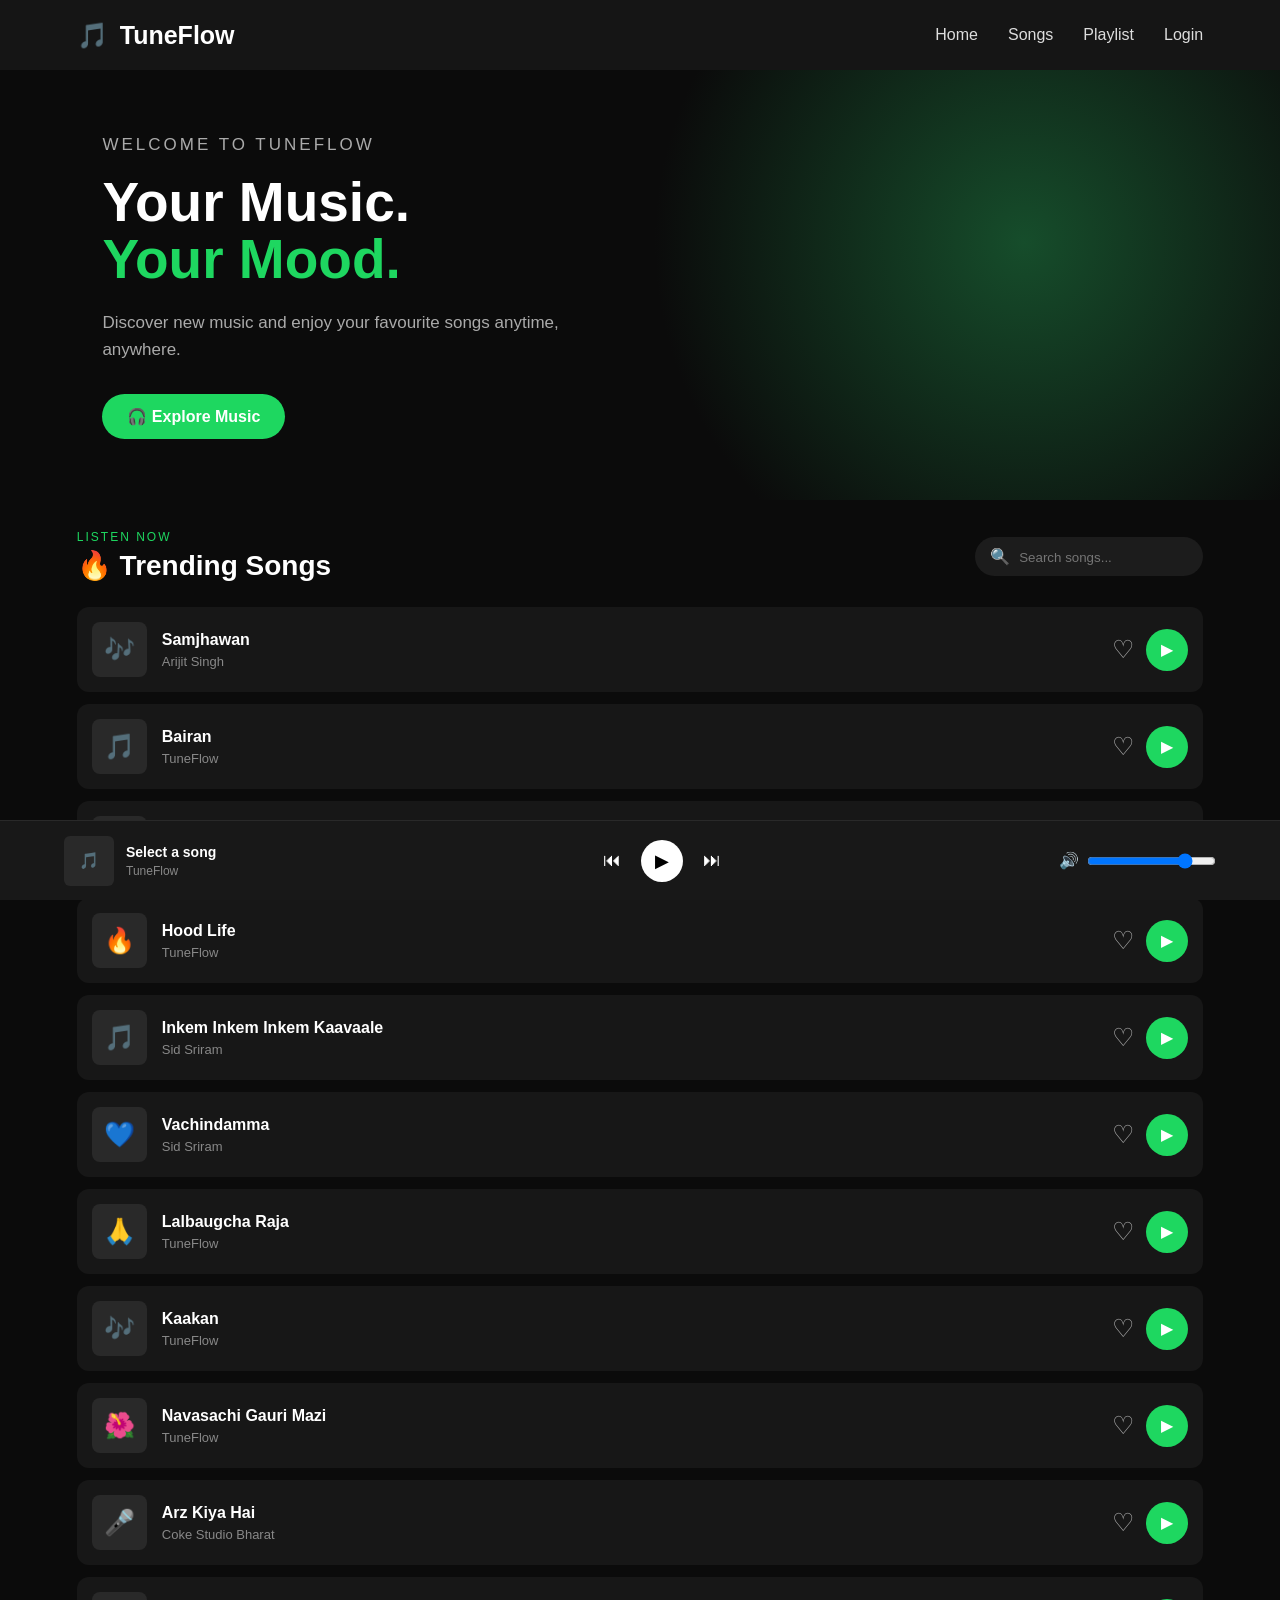
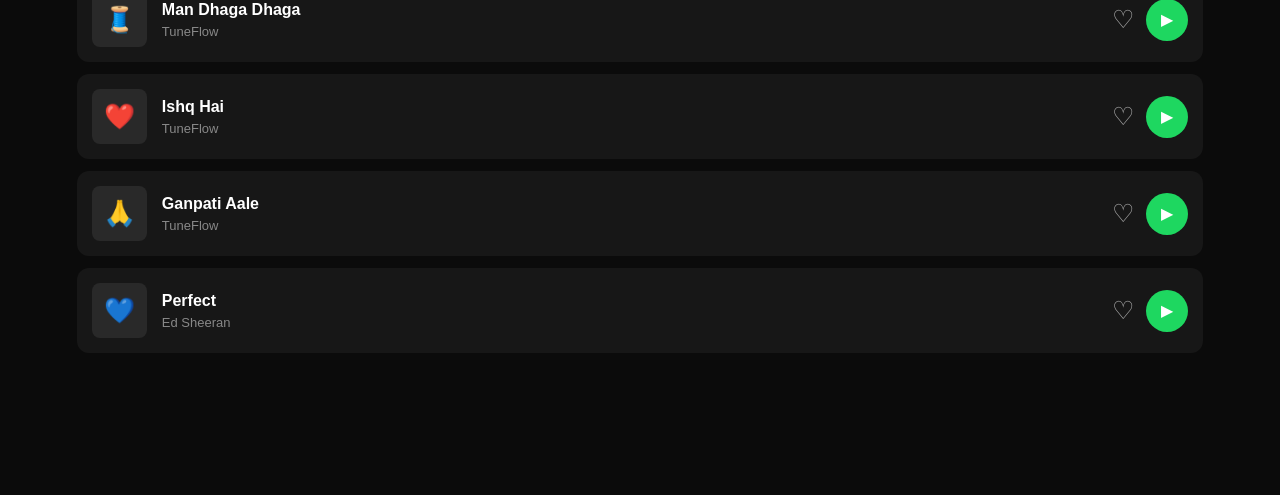
<file: index.html>
<!DOCTYPE html>
<html lang="en">
<head>
    <meta charset="UTF-8">
    <meta name="viewport" content="width=device-width, initial-scale=1.0">
    <title>TuneFlow - Music</title>
    <link rel="stylesheet" href="style.css">
</head>

<body>

    <!-- NAVBAR -->
    <nav class="navbar">
        <div class="logo">🎵 <span>TuneFlow</span></div>

        <div class="nav-links">
            <a href="#">Home</a>
            <a href="#songs">Songs</a>
            <a href="#">Playlist</a>
            <a href="#">Login</a>
        </div>
    </nav>


    <!-- HERO -->
    <section class="hero">
        <div class="hero-content">

            <p class="small-title">WELCOME TO TUNEFLOW</p>

            <h1>
                Your Music.<br>
                <span>Your Mood.</span>
            </h1>

            <p>
                Discover new music and enjoy your favourite songs
                anytime, anywhere.
            </p>

            <button onclick="scrollToSongs()">
                🎧 Explore Music
            </button>

        </div>
    </section>


    <!-- SONGS -->
    <section class="songs-section" id="songs">

        <div class="section-title">

            <div>
                <p>LISTEN NOW</p>
                <h2>🔥 Trending Songs</h2>
            </div>

            <div class="search-box">
                🔍
                <input
                    type="text"
                    id="searchInput"
                    placeholder="Search songs..."
                    onkeyup="searchSongs()"
                >
            </div>

        </div>

        <!-- 14 SONGS WILL APPEAR HERE -->
        <div class="song-list" id="songList"></div>

    </section>


    <!-- MUSIC PLAYER -->
    <div class="music-player">

        <div class="now-playing">

            <div class="mini-cover" id="miniCover">🎵</div>

            <div>
                <h4 id="currentSong">Select a song</h4>
                <p id="currentArtist">TuneFlow</p>
            </div>

        </div>


        <div class="player-controls">

            <button onclick="previousSong()">⏮</button>

            <button
                class="main-play"
                onclick="togglePlayer()">
                ▶
            </button>

            <button onclick="nextSong()">⏭</button>

        </div>


        <div class="volume">
            🔊
            <input
                type="range"
                min="0"
                max="100"
                value="80"
                id="volumeSlider">
        </div>

    </div>


    <audio id="audioPlayer"></audio>

    <script src="script.js"></script>

</body>
</html>
</file>
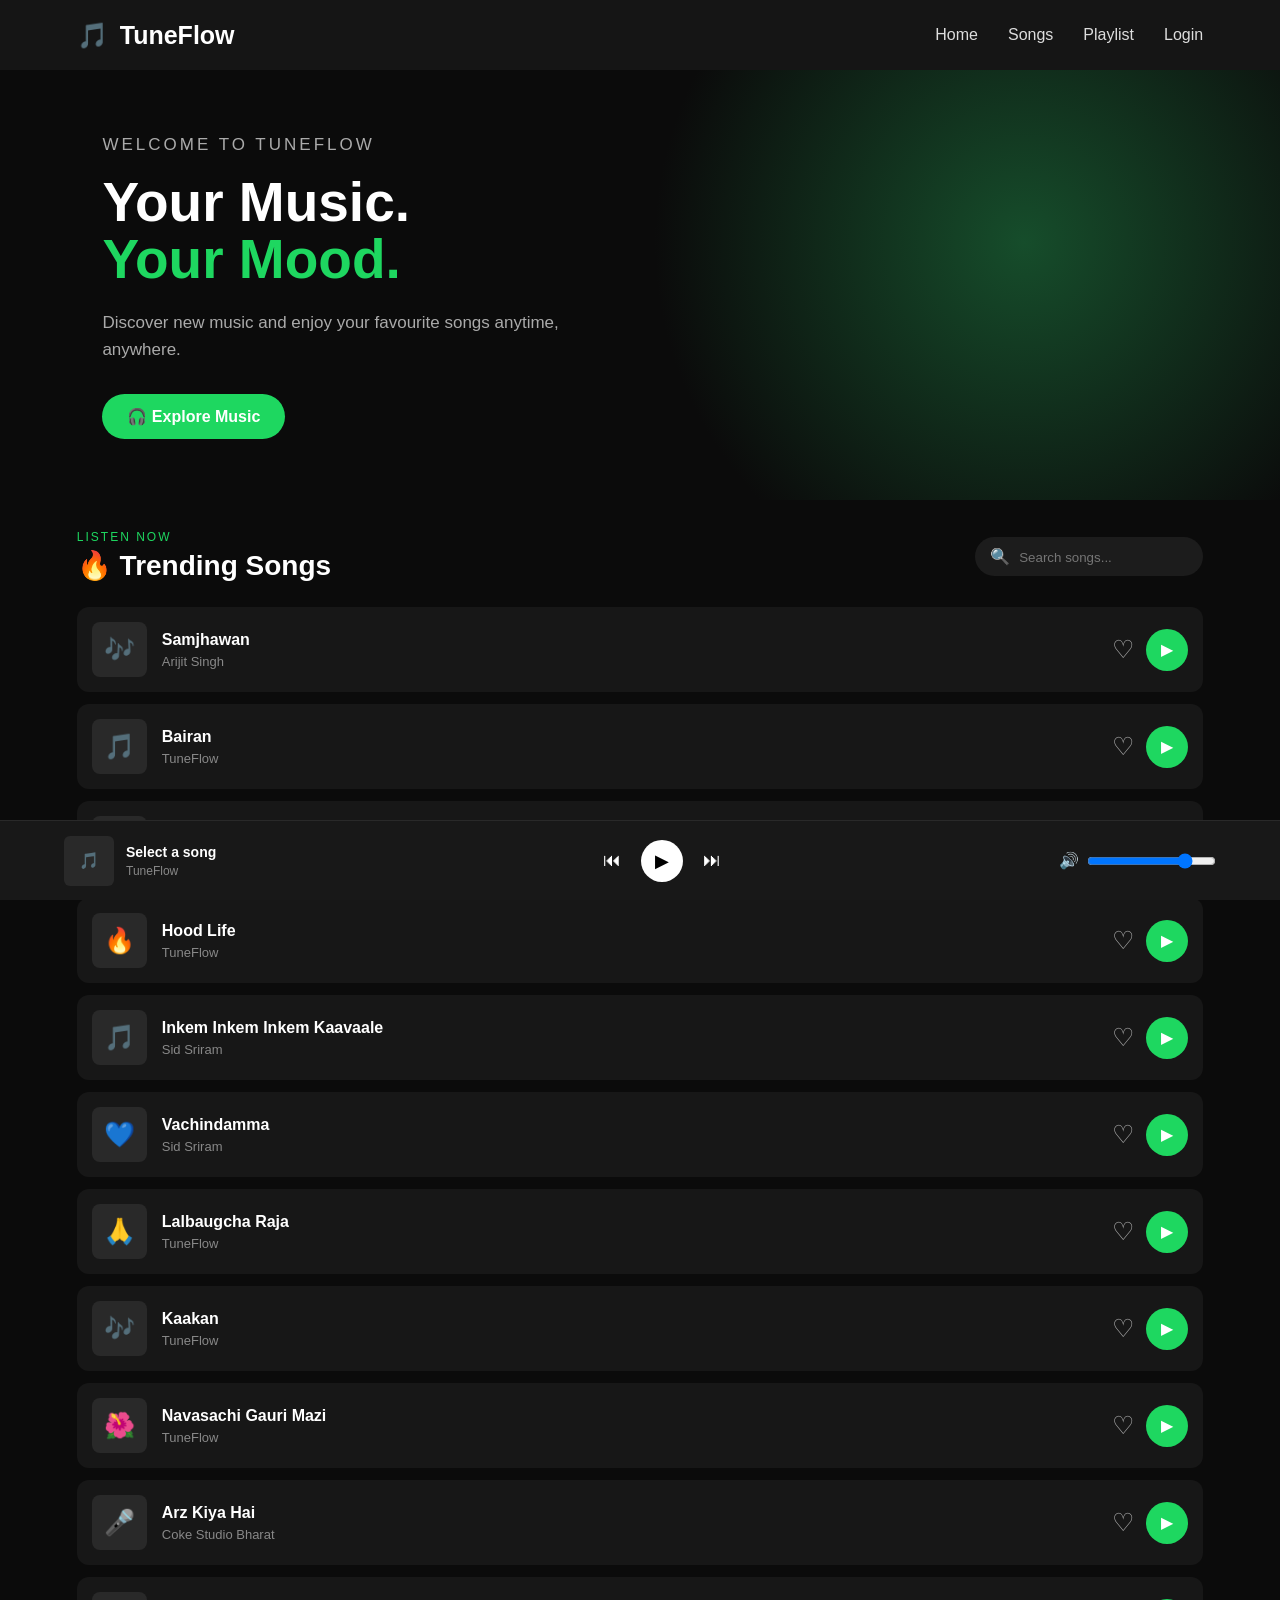
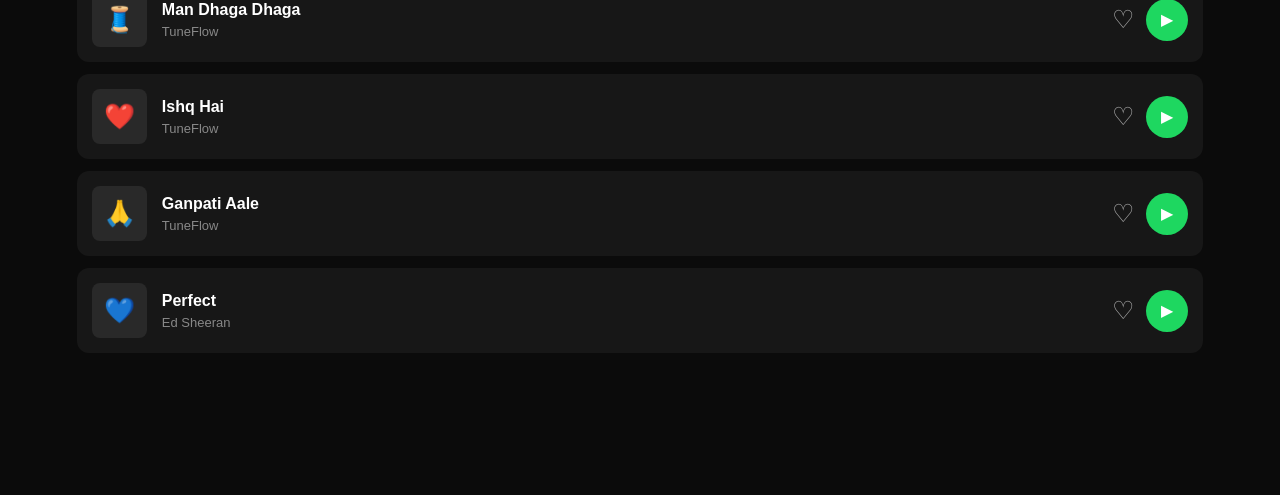
<file: index (2).html>
<!DOCTYPE html>
<html lang="en">
<head>
    <meta charset="UTF-8">
    <meta name="viewport" content="width=device-width, initial-scale=1.0">
    <title>TuneFlow - Music</title>
    <link rel="stylesheet" href="style.css">
</head>

<body>

    <!-- NAVBAR -->
    <nav class="navbar">
        <div class="logo">🎵 <span>TuneFlow</span></div>

        <div class="nav-links">
            <a href="#">Home</a>
            <a href="#songs">Songs</a>
            <a href="#">Playlist</a>
            <a href="#">Login</a>
        </div>
    </nav>


    <!-- HERO -->
    <section class="hero">
        <div class="hero-content">

            <p class="small-title">WELCOME TO TUNEFLOW</p>

            <h1>
                Your Music.<br>
                <span>Your Mood.</span>
            </h1>

            <p>
                Discover new music and enjoy your favourite songs
                anytime, anywhere.
            </p>

            <button onclick="scrollToSongs()">
                🎧 Explore Music
            </button>

        </div>
    </section>


    <!-- SONGS -->
    <section class="songs-section" id="songs">

        <div class="section-title">

            <div>
                <p>LISTEN NOW</p>
                <h2>🔥 Trending Songs</h2>
            </div>

            <div class="search-box">
                🔍
                <input
                    type="text"
                    id="searchInput"
                    placeholder="Search songs..."
                    onkeyup="searchSongs()"
                >
            </div>

        </div>

        <!-- 14 SONGS WILL APPEAR HERE -->
        <div class="song-list" id="songList"></div>

    </section>


    <!-- MUSIC PLAYER -->
    <div class="music-player">

        <div class="now-playing">

            <div class="mini-cover" id="miniCover">🎵</div>

            <div>
                <h4 id="currentSong">Select a song</h4>
                <p id="currentArtist">TuneFlow</p>
            </div>

        </div>


        <div class="player-controls">

            <button onclick="previousSong()">⏮</button>

            <button
                class="main-play"
                onclick="togglePlayer()">
                ▶
            </button>

            <button onclick="nextSong()">⏭</button>

        </div>


        <div class="volume">
            🔊
            <input
                type="range"
                min="0"
                max="100"
                value="80"
                id="volumeSlider">
        </div>

    </div>


    <audio id="audioPlayer"></audio>

    <script src="script.js"></script>

</body>
</html>
</file>
<file: style.css>
* {
    margin: 0;
    padding: 0;
    box-sizing: border-box;
}

body {
    background: #0b0b0b;
    color: white;
    font-family: Arial, sans-serif;
    padding-bottom: 100px;
}


/* NAVBAR */

.navbar {
    height: 70px;
    background: #151515;

    display: flex;
    align-items: center;
    justify-content: space-between;

    padding: 0 6%;
}

.logo {
    font-size: 25px;
    font-weight: bold;
}

.logo span {
    margin-left: 5px;
}

.nav-links {
    display: flex;
    gap: 30px;
}

.nav-links a {
    color: #ddd;
    text-decoration: none;
    font-size: 16px;
}

.nav-links a:hover {
    color: #1ed760;
}


/* HERO */

.hero {
    min-height: 430px;

    display: flex;
    align-items: center;

    padding: 60px 8%;

    background:
        radial-gradient(circle at 80% 40%,
        #164d2b,
        transparent 35%),
        #0b0b0b;
}

.small-title {
    color: #1ed760;
    font-size: 13px;
    letter-spacing: 3px;
    margin-bottom: 15px;
}

.hero h1 {
    font-size: 55px;
    line-height: 1.05;
    margin-bottom: 20px;
}

.hero h1 span {
    color: #1ed760;
}

.hero p {
    color: #aaa;
    font-size: 17px;
    max-width: 500px;
    line-height: 1.6;
}

.hero button {
    margin-top: 30px;

    padding: 13px 25px;

    border: none;
    border-radius: 30px;

    background: #1ed760;
    color: white;

    font-size: 16px;
    font-weight: bold;

    cursor: pointer;
}

.hero button:hover {
    transform: scale(1.05);
}


/* SONG SECTION */

.songs-section {
    padding: 30px 6%;
}

.section-title {
    display: flex;
    justify-content: space-between;
    align-items: center;

    margin-bottom: 25px;
}

.section-title p {
    color: #1ed760;
    font-size: 12px;
    letter-spacing: 2px;
}

.section-title h2 {
    margin-top: 5px;
    font-size: 28px;
}


/* SEARCH */

.search-box {
    background: #1c1c1c;

    border-radius: 25px;

    padding: 10px 15px;

    color: #aaa;
}

.search-box input {
    background: none;
    border: none;
    outline: none;

    color: white;

    margin-left: 5px;
}


/* SONG CARD */

.song-card {
    background: #171717;

    padding: 15px;

    border-radius: 12px;

    display: flex;
    align-items: center;
    justify-content: space-between;

    margin-bottom: 12px;

    transition: 0.3s;
}

.song-card:hover {
    background: #202020;
    transform: translateY(-2px);
}

.song-info {
    display: flex;
    align-items: center;
    gap: 15px;
}

.album-cover {
    width: 55px;
    height: 55px;

    border-radius: 8px;

    background: #292929;

    display: flex;
    align-items: center;
    justify-content: center;

    font-size: 25px;
}

.song-info h3 {
    font-size: 16px;
}

.song-info p {
    color: #888;
    font-size: 13px;
    margin-top: 5px;
}


/* BUTTONS */

.song-actions {
    display: flex;
    align-items: center;
    gap: 12px;
}

.heart {
    background: none;
    border: none;

    color: #aaa;

    font-size: 25px;

    cursor: pointer;
}

.heart.liked {
    color: #1ed760;
}

.play-btn {
    width: 42px;
    height: 42px;

    border-radius: 50%;
    border: none;

    background: #1ed760;
    color: white;

    cursor: pointer;

    font-size: 16px;
}


/* MUSIC PLAYER */

.music-player {
    position: fixed;

    bottom: 0;
    left: 0;

    width: 100%;

    height: 80px;

    background: #181818;

    border-top: 1px solid #292929;

    display: flex;

    align-items: center;
    justify-content: space-between;

    padding: 10px 5%;

    z-index: 100;
}

.now-playing {
    display: flex;
    align-items: center;
    gap: 12px;

    min-width: 200px;
}

.mini-cover {
    width: 50px;
    height: 50px;

    border-radius: 6px;

    background: #292929;

    display: flex;
    align-items: center;
    justify-content: center;
}

.now-playing h4 {
    font-size: 14px;
}

.now-playing p {
    color: #888;
    font-size: 12px;
    margin-top: 4px;
}

.player-controls {
    display: flex;
    align-items: center;
    gap: 20px;
}

.player-controls button {
    background: none;
    border: none;

    color: white;

    font-size: 18px;

    cursor: pointer;
}

.player-controls .main-play {
    background: white;
    color: black;

    width: 42px;
    height: 42px;

    border-radius: 50%;
}

.volume {
    color: #aaa;

    display: flex;
    align-items: center;
    gap: 8px;
}


/* MOBILE */

@media (max-width: 600px) {

    .navbar {
        padding: 0 20px;
    }

    .nav-links {
        gap: 12px;
    }

    .nav-links a {
        font-size: 13px;
    }

    .hero {
        padding: 50px 25px;
        min-height: 400px;
    }

    .hero h1 {
        font-size: 40px;
    }

    .section-title {
        display: block;
    }

    .search-box {
        margin-top: 15px;
    }

    .volume {
        display: none;
    }

    .music-player {
        padding: 10px 15px;
    }

    .now-playing {
        min-width: 0;
    }

    .player-controls {
        gap: 10px;
    }
}
</file>
